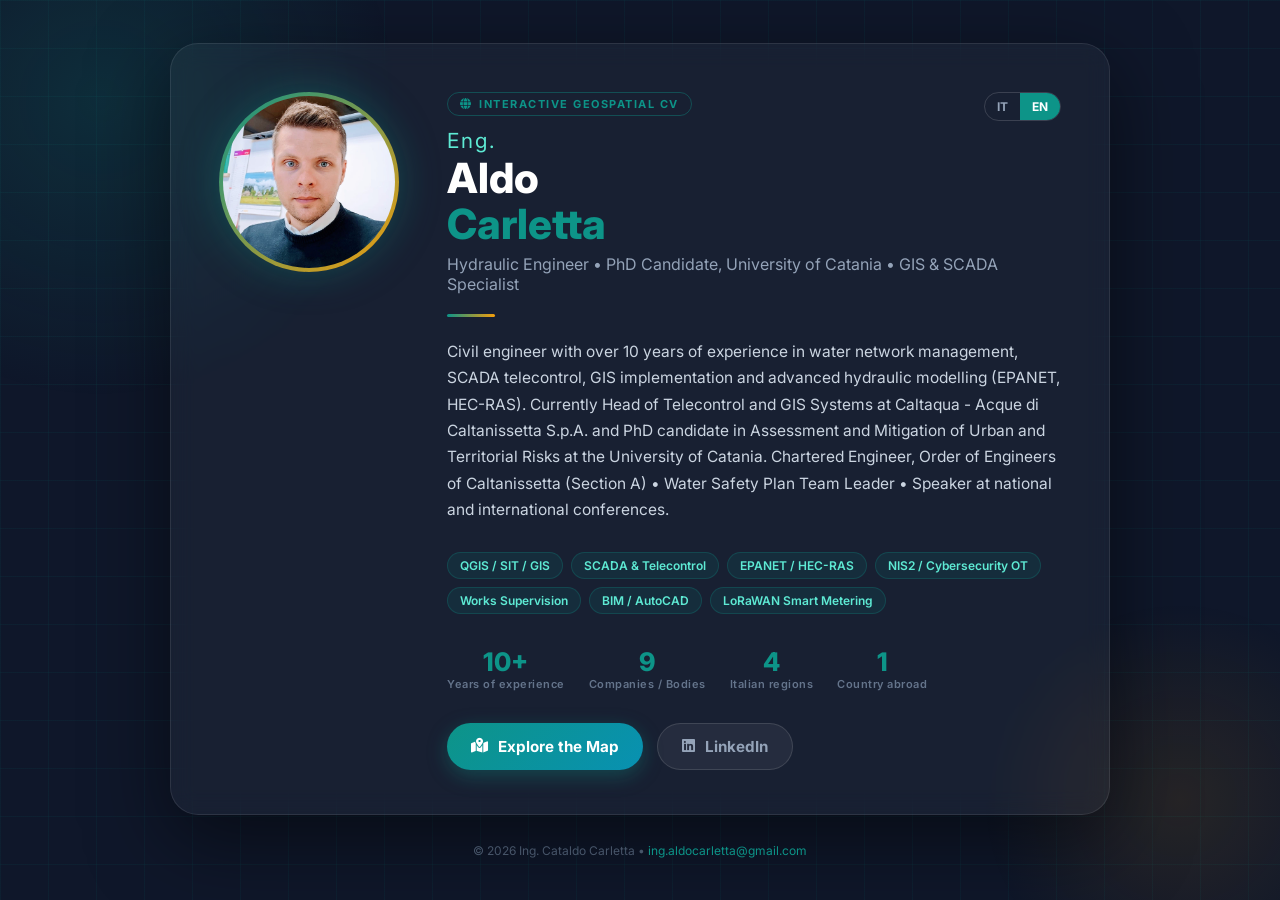
<file: index.html>
<!DOCTYPE html>
<html lang="it">
<head>
  <!-- Google tag (gtag.js) -->
<script async src="https://www.googletagmanager.com/gtag/js?id=G-WE0YS97JR2"></script>
<script>
  window.dataLayer = window.dataLayer || [];
  function gtag(){dataLayer.push(arguments);}
  gtag('js', new Date());

  gtag('config', 'G-WE0YS97JR2');
</script>
<meta charset="UTF-8">
<meta name="viewport" content="width=device-width, initial-scale=1.0">
<title>Ing. Cataldo Carletta - Ingegnere Civile</title>
<meta property="og:title" content="CV Geospaziale Interattivo Ing. Cataldo Carletta">
<meta property="og:description" content="Ingegnere Civile, GIS &amp; SCADA Specialist. Esperienze e formazione geolocalizzate su mappa interattiva.">
<meta property="og:image" content="https://ing-aldo-c.github.io/assets/img/preview.png">
<meta property="og:url" content="https://ing-aldo-c.github.io">
<meta property="og:type" content="website">
<meta property="og:site_name" content="CV Geospaziale Cataldo Carletta">
<meta name="twitter:card" content="summary_large_image">
<meta name="twitter:title" content="CV Geospaziale Interattivo Ing. Cataldo Carletta">
<meta name="twitter:description" content="Ingegnere Civile, GIS &amp; SCADA Specialist. Esperienze e formazione geolocalizzate su mappa interattiva.">
<meta name="twitter:image" content="https://ing-aldo-c.github.io/assets/img/preview.png">
<meta name="description" content="Ing. Cataldo (Aldo) Carletta – Ingegnere idraulico, Responsabile Telecontrollo e GIS. CV geospaziale interattivo.">
<link rel="icon" type="image/x-icon" href="favicon.ico">
<link rel="icon" type="image/png" sizes="32x32" href="assets/icons/favicon-32x32.png">
<link rel="icon" type="image/png" sizes="16x16" href="assets/icons/favicon-16x16.png">
<link rel="apple-touch-icon" sizes="180x180" href="assets/icons/apple-touch-icon.png">
<link rel="manifest" href="site.webmanifest">
<meta name="theme-color" content="#0f172a">
<link rel="canonical" href="https://ing-aldo-c.github.io/">
<link rel="preconnect" href="https://fonts.googleapis.com">
<link rel="preconnect" href="https://fonts.gstatic.com" crossorigin>
<link rel="stylesheet" href="https://fonts.googleapis.com/css2?family=Inter:wght@300;400;600;700;800&display=swap">
<link rel="stylesheet" href="https://cdnjs.cloudflare.com/ajax/libs/font-awesome/6.5.1/css/all.min.css">
<link rel="stylesheet" href="assets/css/home.css?v=6">
</head>
<body>
<div class="glow"></div>
<div class="glow2"></div>

<div class="card">
  <div class="photo-wrap">
    <div class="photo-ring">
      <img src="assets/img/foto-cv.jpg" width="180" height="180" alt="Foto Ing. Cataldo Carletta">
    </div>
  </div>

  <div class="content">
    <div class="lang-switch" role="group" aria-label="Lingua / Language">
      <button class="lang-btn" data-lang="it" onclick="setLang('it')">IT</button>
      <button class="lang-btn" data-lang="en" onclick="setLang('en')">EN</button>
    </div>
    <div class="tag"><i class="fas fa-globe"></i> <span data-i18n="tag">CV Geospaziale Interattivo</span></div>
    <h1><small style="font-size:0.5em;font-weight:400;color:#5eead4;letter-spacing:2px;display:block;margin-bottom:4px" data-i18n="title">Ing.</small>Aldo<br><span>Carletta</span></h1>
    <p class="subtitle" data-i18n-html="subtitle">Ingegnere Idraulico &bull; Dottorando UniCT &bull; Specialista GIS &amp; SCADA</p>
    <div class="divider"></div>
    <p class="bio" data-i18n-html="bio">
      Ingegnere civile con oltre 10 anni di esperienza in gestione di reti idriche, telecontrollo SCADA,
      implementazione GIS e modellistica idraulica avanzata (EPANET, HEC-RAS). Attualmente Responsabile Sistemi
      di telecontrollo e GIS presso Caltaqua - Acque di Caltanissetta S.p.A. e Dottorando in Valutazione e
      Mitigazione dei Rischi Urbani all&rsquo;Universit&agrave; di Catania. Iscritto all&rsquo;Ordine degli Ingegneri di Caltanissetta (Sez. A) &bull; Team Leader PSA &bull; Relatore a
      convegni nazionali e internazionali.
    </p>
    <div class="skills">
      <span class="skill">QGIS / SIT / GIS</span>
      <span class="skill" data-i18n-html="sk2">SCADA &amp; Telecontrollo</span>
      <span class="skill">EPANET / HEC-RAS</span>
      <span class="skill">NIS2 / Cybersecurity OT</span>
      <span class="skill" data-i18n="sk5">Direzione Lavori</span>
      <span class="skill">BIM / AutoCAD</span>
      <span class="skill" data-i18n="sk7">Smart metering LoRaWAN</span>
    </div>
    <div class="stats">
      <div class="stat"><div class="num">10+</div><div class="lbl" data-i18n="st1">Anni di esperienza</div></div>
      <div class="stat"><div class="num">9</div><div class="lbl" data-i18n="st2">Aziende / Enti</div></div>
      <div class="stat"><div class="num">4</div><div class="lbl" data-i18n="st3">Regioni italiane</div></div>
      <div class="stat"><div class="num">1</div><div class="lbl" data-i18n="st4">Paese estero</div></div>
    </div>
    <div class="btns">
      <a href="mappa.html" class="btn btn-primary" id="btnMappa"><i class="fas fa-map-location-dot"></i> <span data-i18n="btnMap">Esplora sulla Mappa</span></a>
      <a href="https://www.linkedin.com/in/aldo-carletta" target="_blank" rel="noopener" class="btn btn-ghost"><i class="fab fa-linkedin"></i> LinkedIn</a>
    </div>
  </div>
</div>

<p class="footer-note">&copy; 2026 Ing. Cataldo Carletta &bull; <a href="mailto:ing.aldocarletta@gmail.com">ing.aldocarletta@gmail.com</a></p>

<script src="assets/js/lang.js?v=6"></script>
<script src="assets/js/home.js?v=6"></script>
</body>
</html>
</file>
<file: assets/css/home.css>
*, *::before, *::after { box-sizing: border-box; margin: 0; padding: 0; }
:root {
  --teal: #0d9488;
  --teal-d: #0f766e;
  --teal-l: #ccfbf1;
  --amber: #f59e0b;
  --dark: #0f172a;
  --mid: #334155;
  --light: #f8fafc;
}
html { font-family: Inter, Arial, sans-serif; }
body {
  font-family: Inter, Arial, sans-serif;
  background: var(--dark);
  color: #fff;
  min-height: 100vh;
  display: flex;
  flex-direction: column;
  align-items: center;
  justify-content: center;
  padding: 40px 20px;
  position: relative;
  overflow-x: hidden;
  overflow-y: auto;
}
body::before {
  content: '';
  position: fixed;
  inset: 0;
  background-image:
    linear-gradient(rgba(13,148,136,0.07) 1px, transparent 1px),
    linear-gradient(90deg, rgba(13,148,136,0.07) 1px, transparent 1px);
  background-size: 48px 48px;
  z-index: 0;
}
.glow {
  position: fixed;
  width: 600px; height: 600px;
  border-radius: 50%;
  background: radial-gradient(circle, rgba(13,148,136,0.18) 0%, transparent 70%);
  top: -200px; left: -200px;
  z-index: 0;
  pointer-events: none;
}
.glow2 {
  position: fixed;
  width: 400px; height: 400px;
  border-radius: 50%;
  background: radial-gradient(circle, rgba(245,158,11,0.10) 0%, transparent 70%);
  bottom: -100px; right: -100px;
  z-index: 0;
  pointer-events: none;
}
.card {
  position: relative;
  z-index: 1;
  max-width: 940px;
  width: 100%;
  background: rgba(255,255,255,0.04);
  border: 1px solid rgba(255,255,255,0.09);
  border-radius: 28px;
  padding: 48px 48px 44px;
  backdrop-filter: blur(12px);
  box-shadow: 0 24px 80px rgba(0,0,0,0.5);
  display: flex;
  gap: 48px;
  align-items: flex-start;
}
.photo-wrap {
  flex-shrink: 0;
  display: flex;
  flex-direction: column;
  align-items: center;
  gap: 16px;
}
.photo-ring {
  width: 180px; height: 180px;
  border-radius: 50%;
  padding: 4px;
  background: linear-gradient(135deg, var(--teal), var(--amber));
  box-shadow: 0 0 40px rgba(13,148,136,0.35);
}
.photo-ring img {
  width: 100%; height: 100%;
  border-radius: 50%;
  object-fit: cover;
  object-position: top center;
  display: block;
}
.content { flex: 1; }
.tag {
  display: inline-block;
  font-size: 11px;
  font-weight: 700;
  letter-spacing: 1.5px;
  color: var(--teal);
  text-transform: uppercase;
  border: 1px solid rgba(13,148,136,0.4);
  border-radius: 20px;
  padding: 4px 12px;
  margin-bottom: 14px;
}
h1 {
  font-size: 2.6rem;
  font-weight: 800;
  line-height: 1.1;
  color: #fff;
  margin-bottom: 6px;
}
h1 span { color: var(--teal); }
.subtitle {
  font-size: 1rem;
  color: #94a3b8;
  margin-bottom: 20px;
  font-weight: 400;
}
.divider {
  width: 48px; height: 3px;
  background: linear-gradient(90deg, var(--teal), var(--amber));
  border-radius: 4px;
  margin-bottom: 22px;
}
.bio {
  font-size: 0.97rem;
  color: #cbd5e1;
  line-height: 1.7;
  margin-bottom: 28px;
}
.skills {
  display: flex;
  flex-wrap: wrap;
  gap: 8px;
  margin-bottom: 32px;
}
.skill {
  font-size: 12px;
  font-weight: 600;
  padding: 5px 12px;
  border-radius: 20px;
  background: rgba(13,148,136,0.12);
  border: 1px solid rgba(13,148,136,0.25);
  color: #5eead4;
}
.stats {
  display: flex;
  gap: 24px;
  margin-bottom: 32px;
}
.stat { text-align: center; }
.stat .num {
  font-size: 1.6rem;
  font-weight: 800;
  color: var(--teal);
}
.stat .lbl {
  font-size: 11px;
  color: #64748b;
  font-weight: 600;
  letter-spacing: 0.5px;
}
.btns {
  display: flex;
  gap: 14px;
  flex-wrap: wrap;
}
.btn {
  display: inline-flex;
  align-items: center;
  gap: 8px;
  padding: 13px 24px;
  border-radius: 50px;
  font-size: 0.95rem;
  font-weight: 700;
  text-decoration: none;
  cursor: pointer;
  border: none;
  transition: all 0.25s;
  white-space: nowrap;
}
.btn-primary {
  background: linear-gradient(135deg, var(--teal), #0891b2);
  color: #fff;
  box-shadow: 0 6px 20px rgba(13,148,136,0.35);
}
.btn-primary:hover { transform: translateY(-2px); box-shadow: 0 10px 28px rgba(13,148,136,0.5); }
.btn-secondary {
  background: rgba(245,158,11,0.12);
  border: 1.5px solid var(--amber);
  color: var(--amber);
}
.btn-secondary:hover { background: var(--amber); color: #fff; transform: translateY(-2px); }
.btn-ghost {
  background: rgba(255,255,255,0.06);
  border: 1.5px solid rgba(255,255,255,0.12);
  color: #94a3b8;
}
.btn-ghost:hover { background: rgba(255,255,255,0.12); color: #fff; transform: translateY(-2px); }
.footer-note {
  position: relative;
  z-index: 1;
  margin-top: 28px;
  font-size: 12px;
  color: #475569;
  text-align: center;
}
.footer-note a { color: #0d9488; text-decoration: none; }
@media (max-width: 720px) {
  body { justify-content: flex-start; padding: 24px 16px 40px; }
  .card { flex-direction: column; align-items: center; padding: 28px 18px; gap: 22px; }
  h1 { font-size: 1.8rem; }
  .stats { gap: 12px; flex-wrap: wrap; justify-content: center; }
  .btns { flex-direction: column; align-items: stretch; }
  .btn { justify-content: center; }
}

/* ===== SELETTORE LINGUA ===== */
.content { position: relative; }
.lang-switch {
  position: absolute; top: 0; right: 0;
  display: flex; border: 1px solid rgba(255,255,255,0.15); border-radius: 20px; overflow: hidden;
}
.lang-btn {
  background: transparent; border: 0; color: #94a3b8; cursor: pointer;
  font-family: inherit; font-size: 12px; font-weight: 700; padding: 6px 12px; transition: 0.2s;
}
.lang-btn:hover { color: #fff; }
.lang-btn.active { background: var(--teal); color: #fff; }
@media (max-width: 720px) {
  .lang-switch { position: static; width: fit-content; margin: 0 auto 14px; }
}
.tag i, .btn i { margin-right: 2px; }
</file>
